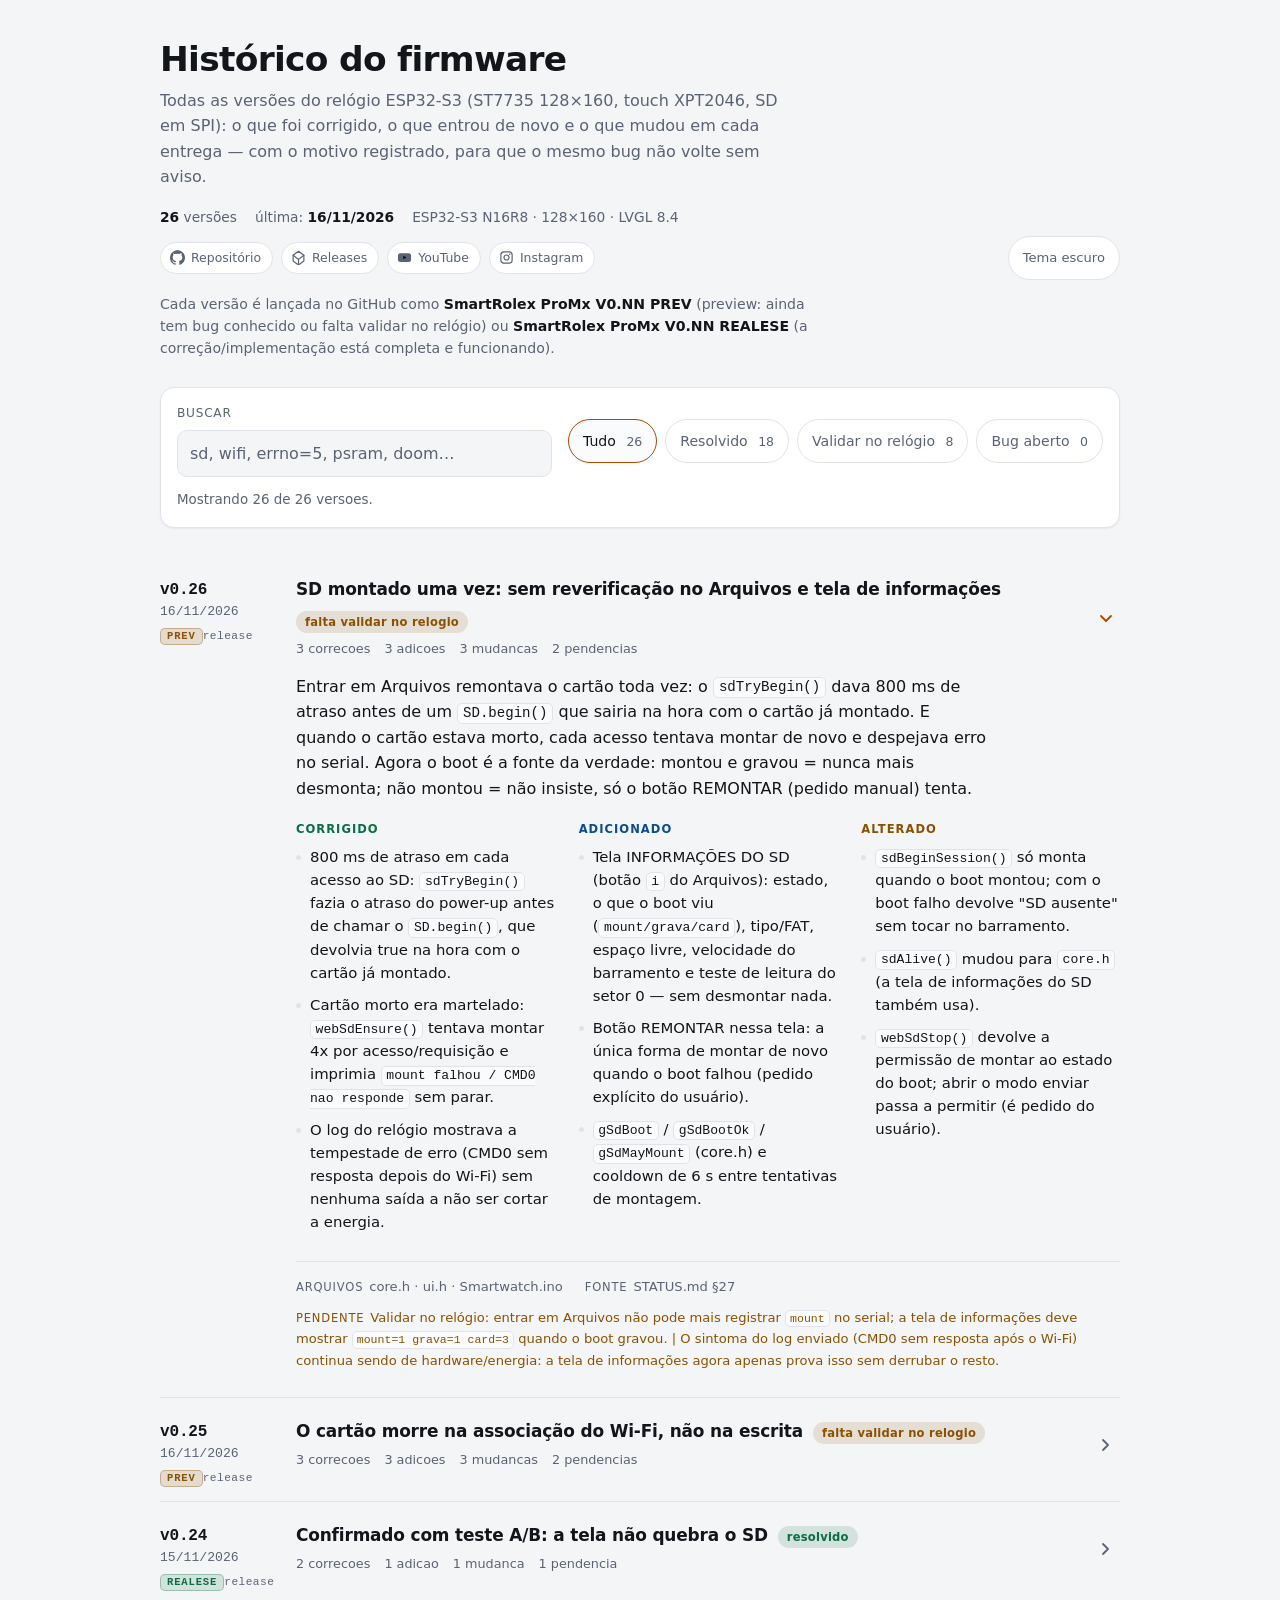
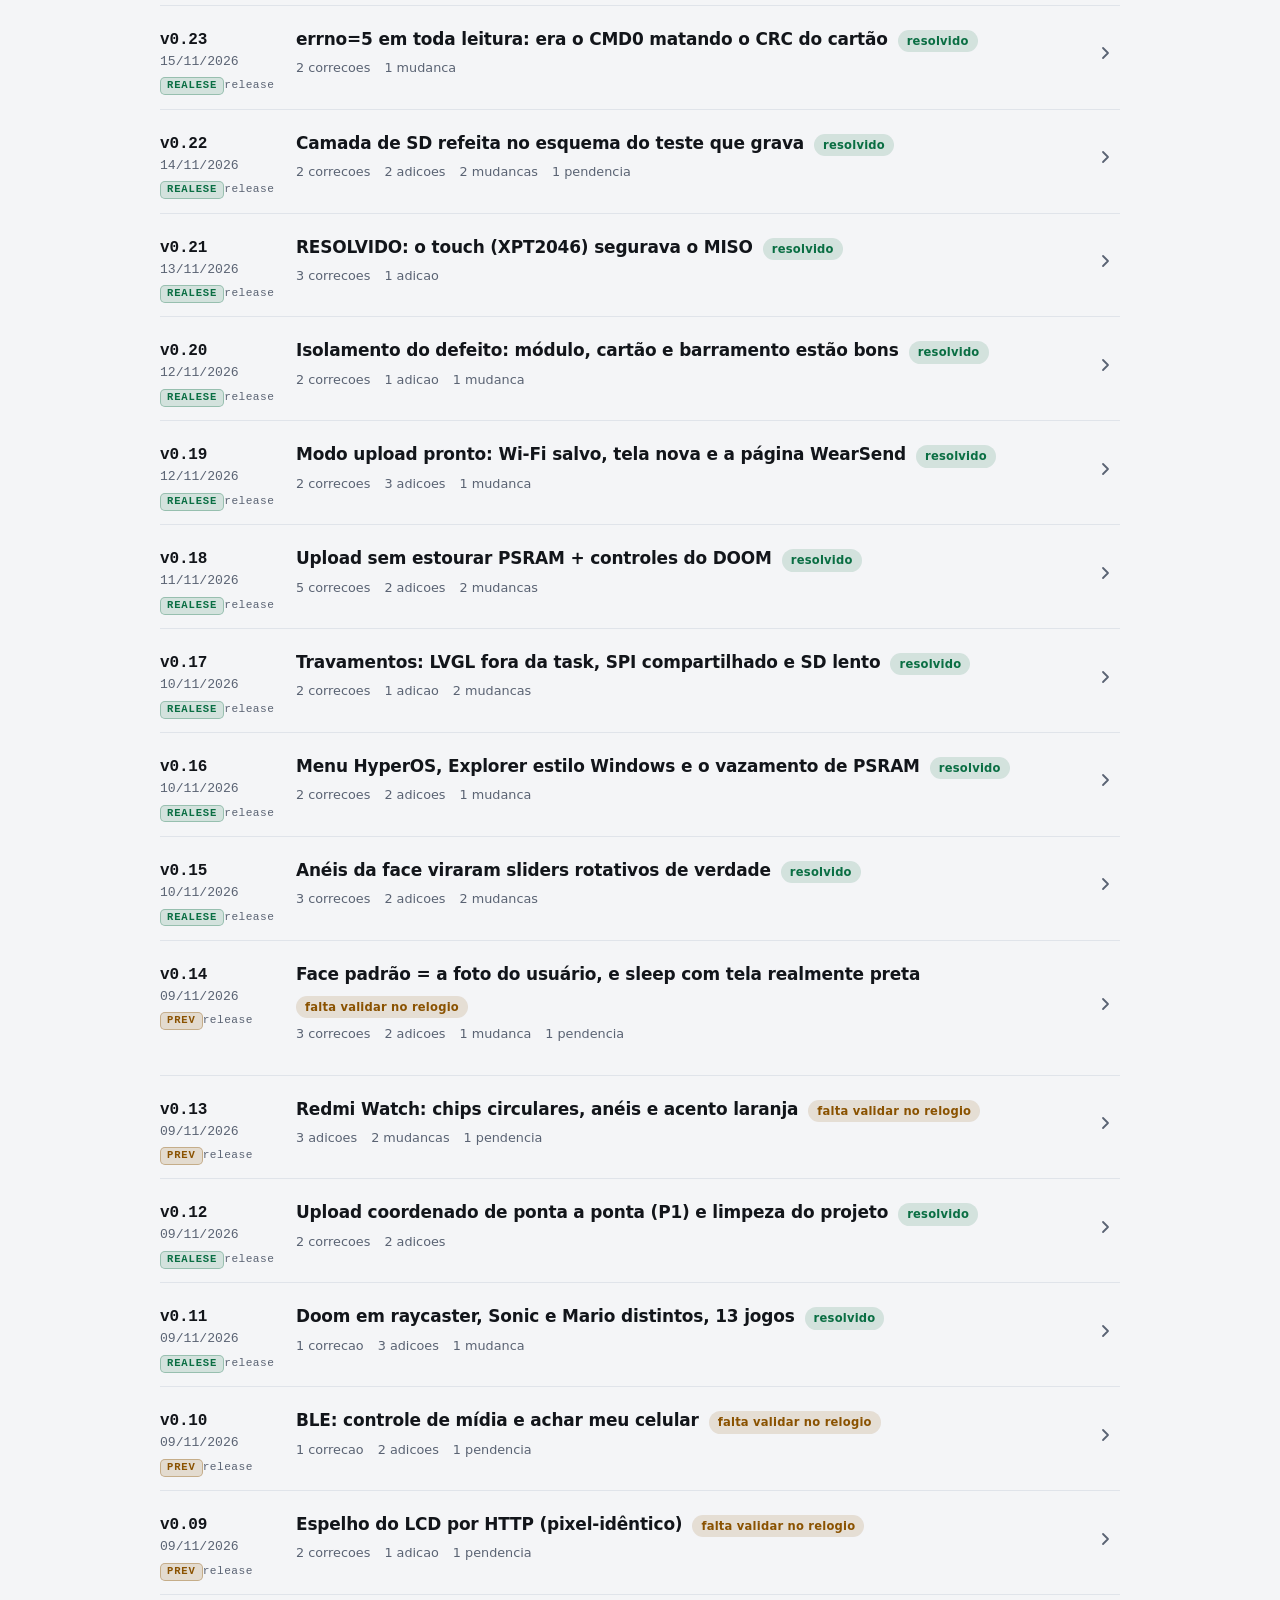
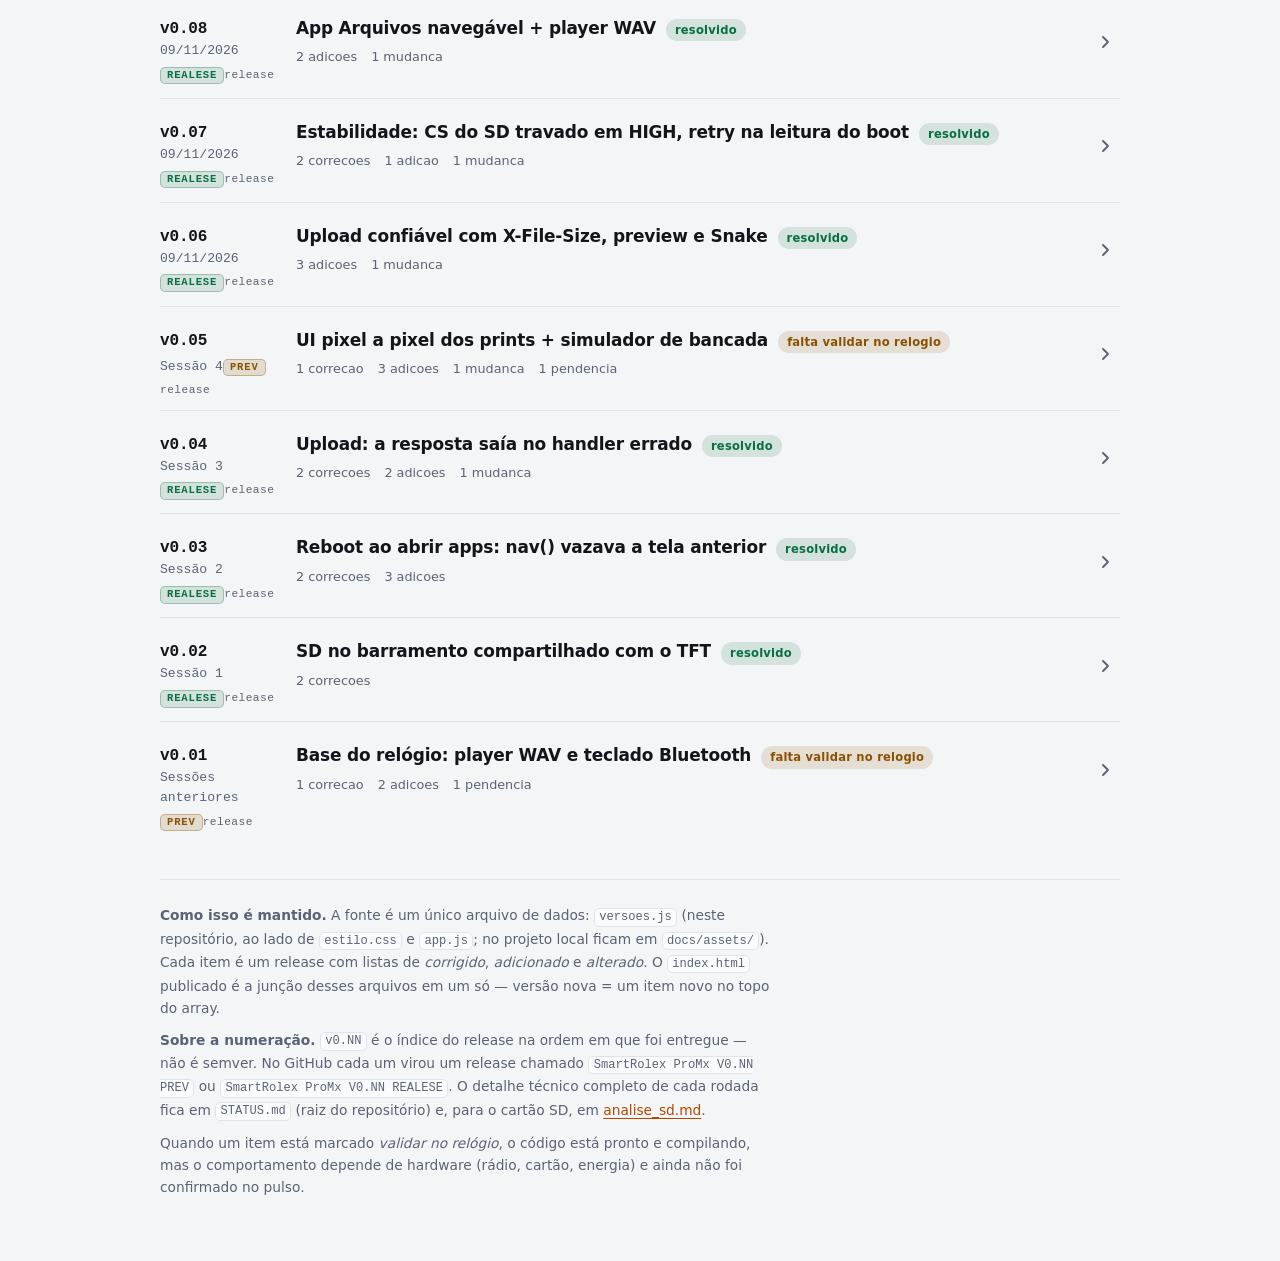
<file: index.html>
<!DOCTYPE html>
<html lang="pt-BR" data-tema="escuro">
<head>
<meta charset="utf-8">
<meta name="viewport" content="width=device-width, initial-scale=1">
<title>Histórico do firmware — smartwatch ESP32-S3</title>
<meta name="description" content="Todas as versões do firmware do smartwatch ESP32-S3: bugs corrigidos, recursos adicionados e alterações, versão por versão.">
<meta name="theme-color" content="#0a0c10">
<style>
/* ============================================================
   Historico do firmware - smartwatch ESP32-S3
   Paleta = a mesma do firmware (grafite + laranja).
   ============================================================ */

:root {
  color-scheme: dark;
  --bg: #0a0c10;
  --surface: #14171d;
  --surface-2: #1b2027;
  --line: #262c36;
  --ink: #f2f4f7;
  --dim: #9aa3b0;
  --acc: #ff7a00;
  --ok: #38d996;
  --warn: #ffb057;
  --err: #ff6b6b;
  --info: #7cb8ff;
  --sel: rgba(255, 122, 0, 0.28);
  --shadow: 0 1px 0 rgba(255, 255, 255, 0.03);
  --radius: 14px;
}

:root[data-tema="claro"] {
  color-scheme: light;
  --bg: #f4f5f7;
  --surface: #ffffff;
  --surface-2: #fafbfc;
  --line: #e0e4ea;
  --ink: #12151a;
  --dim: #5a6373;
  --acc: #b34700;
  --ok: #0a6e43;
  --warn: #8a5200;
  --err: #b3261e;
  --info: #0b4c8c;
  --sel: rgba(179, 71, 0, 0.18);
  --shadow: 0 1px 2px rgba(16, 20, 28, 0.06);
}

* { box-sizing: border-box; }

html { -webkit-text-size-adjust: 100%; }

body {
  margin: 0;
  background: var(--bg);
  color: var(--ink);
  font: 400 16px/1.6 ui-sans-serif, system-ui, -apple-system, "Segoe UI", Roboto, Arial, sans-serif;
  font-variant-numeric: tabular-nums;
  scrollbar-color: var(--line) transparent;
}

::selection { background: var(--sel); color: var(--ink); }

a { color: var(--acc); text-decoration-thickness: 1px; text-underline-offset: 0.2em; }
a:hover { text-decoration-thickness: 2px; }

:focus-visible {
  outline: 2px solid var(--acc);
  outline-offset: 2px;
  border-radius: 4px;
}

code {
  font-family: ui-monospace, "Cascadia Mono", "SF Mono", Consolas, monospace;
  font-size: 0.88em;
  background: var(--surface-2);
  border: 1px solid var(--line);
  border-radius: 5px;
  padding: 0.1em 0.35em;
  word-break: break-word;
}

.wrap {
  max-width: 1000px;
  margin: 0 auto;
  padding: 40px 20px 72px;
}

/* ---------------- cabecalho ---------------- */

.topo { margin-bottom: 28px; }

.topo h1 {
  margin: 0 0 8px;
  font-size: clamp(1.75rem, 4vw, 2.15rem);
  line-height: 1.15;
  letter-spacing: -0.02em;
}

.topo .sub {
  margin: 0;
  max-width: 62ch;
  color: var(--dim);
}

.topo .meta {
  display: flex;
  flex-wrap: wrap;
  gap: 8px 18px;
  margin-top: 16px;
  font-size: 0.86rem;
  color: var(--dim);
}

.topo .meta b { color: var(--ink); font-weight: 600; }

/* ---- icones externos (repositorio / releases / youtube / instagram) ---- */
.externos { display: inline-flex; flex-wrap: wrap; gap: 8px; align-items: center; }
.ext {
  display: inline-flex;
  align-items: center;
  gap: 6px;
  min-height: 30px;
  padding: 5px 11px 5px 9px;
  border: 1px solid var(--line);
  border-radius: 999px;
  background: var(--surface);
  color: var(--dim);
  font-size: 0.78rem;
  font-weight: 500;
  text-decoration: none;
  white-space: nowrap;
  transition: color 140ms ease, border-color 140ms ease;
}
.ext:hover { color: var(--acc); border-color: var(--acc); }
.ext svg { width: 15px; height: 15px; display: block; flex: none; }
.nome-versoes {
  margin: 14px 0 0;
  max-width: 74ch;
  font-size: 0.88rem;
  line-height: 1.55;
  color: var(--dim);
}
.nome-versoes strong { color: var(--ink); font-weight: 600; }

.tema {
  margin-left: auto;
  min-height: 44px;
  padding: 8px 14px;
  border: 1px solid var(--line);
  border-radius: 999px;
  background: var(--surface);
  color: var(--dim);
  font: inherit;
  font-size: 0.82rem;
  cursor: pointer;
}
.tema:hover { color: var(--ink); border-color: var(--dim); }

/* ---------------- controles ---------------- */

.controles {
  display: flex;
  flex-wrap: wrap;
  gap: 12px 16px;
  align-items: center;
  padding: 16px;
  margin-bottom: 28px;
  background: var(--surface);
  border: 1px solid var(--line);
  border-radius: var(--radius);
  box-shadow: var(--shadow);
}

.campo { flex: 1 1 260px; min-width: 0; }

.campo label {
  display: block;
  margin-bottom: 6px;
  font-size: 0.76rem;
  letter-spacing: 0.06em;
  text-transform: uppercase;
  color: var(--dim);
}

.campo input {
  width: 100%;
  min-height: 44px;
  padding: 10px 12px;
  background: var(--bg);
  color: var(--ink);
  border: 1px solid var(--line);
  border-radius: 10px;
  font: inherit;
  caret-color: var(--acc);
}
.campo input::placeholder { color: var(--dim); opacity: 1; }
.campo input:focus { border-color: var(--acc); }

.filtros { display: flex; flex-wrap: wrap; gap: 8px; }

.filtro {
  min-height: 44px;
  padding: 10px 14px;
  border: 1px solid var(--line);
  border-radius: 999px;
  background: transparent;
  color: var(--dim);
  font: inherit;
  font-size: 0.88rem;
  cursor: pointer;
}
.filtro:hover { color: var(--ink); border-color: var(--dim); }
.filtro[aria-pressed="true"] {
  color: var(--ink);
  background: var(--surface-2);
  border-color: var(--acc);
}
.filtro .n { color: var(--dim); font-size: 0.78rem; margin-left: 6px; }

.status-busca {
  flex-basis: 100%;
  margin: 0;
  font-size: 0.84rem;
  color: var(--dim);
}

/* ---------------- lista de versoes ---------------- */

.linha {
  display: grid;
  grid-template-columns: 116px minmax(0, 1fr);
  gap: 20px;
  padding: 0 0 0 0;
  border-top: 1px solid var(--line);
}
.linha:first-of-type { border-top: 0; }

.quando {
  padding: 22px 0 0;
  font-family: ui-monospace, "Cascadia Mono", "SF Mono", Consolas, monospace;
  font-size: 0.82rem;
  line-height: 1.5;
  color: var(--dim);
}
.quando b {
  display: block;
  font-size: 1rem;
  color: var(--ink);
  font-weight: 600;
  letter-spacing: -0.01em;
}
.quando a { color: inherit; text-decoration: none; }
.quando a:hover { color: var(--acc); text-decoration: underline; }

/* canal do release: PREV (preview, com bug/em validacao) x REALESE (completo) */
.canal {
  display: inline-block;
  margin-top: 6px;
  padding: 1px 7px;
  border-radius: 5px;
  font-family: ui-monospace, "Cascadia Mono", "SF Mono", Consolas, monospace;
  font-size: 0.66rem;
  font-weight: 700;
  letter-spacing: 0.08em;
}
.canal.prev {
  color: var(--warn);
  background: color-mix(in srgb, var(--warn) 16%, transparent);
  box-shadow: inset 0 0 0 1px color-mix(in srgb, var(--warn) 34%, transparent);
}
.canal.realese {
  color: var(--ok);
  background: color-mix(in srgb, var(--ok) 14%, transparent);
  box-shadow: inset 0 0 0 1px color-mix(in srgb, var(--ok) 30%, transparent);
}
.rel {
  display: inline-block;
  margin-top: 6px;
  font-size: 0.7rem;
  letter-spacing: 0.04em;
  color: var(--dim);
  text-decoration: underline;
  text-underline-offset: 0.2em;
}
.rel:hover { color: var(--acc); }

.card { min-width: 0; padding: 14px 0 22px; }

details { border-radius: 10px; }

summary {
  display: grid;
  grid-template-columns: minmax(0, 1fr) auto;
  gap: 6px 14px;
  align-items: start;
  padding: 8px 0;
  cursor: pointer;
  list-style: none;
}
summary::-webkit-details-marker { display: none; }

.titulo {
  display: flex;
  flex-wrap: wrap;
  align-items: baseline;
  gap: 10px;
}
.titulo h2 {
  margin: 0;
  min-width: 0;
  font-size: 1.06rem;
  font-weight: 600;
  line-height: 1.35;
  letter-spacing: -0.01em;
  overflow-wrap: break-word;
}

.seta {
  grid-row: 1 / span 2;
  grid-column: 2;
  align-self: center;
  width: 28px;
  height: 28px;
  display: grid;
  place-items: center;
  border-radius: 8px;
  color: var(--dim);
  transition: transform 160ms ease, color 160ms ease;
}
summary:hover .seta { color: var(--ink); }
details[open] > summary .seta { transform: rotate(90deg); color: var(--acc); }

.seta svg { width: 16px; height: 16px; display: block; }

.contagem {
  display: flex;
  flex-wrap: wrap;
  gap: 4px 14px;
  font-size: 0.8rem;
  color: var(--dim);
}
.contagem span { white-space: nowrap; }

.estado {
  display: inline-block;
  padding: 2px 9px;
  border-radius: 999px;
  font-size: 0.72rem;
  font-weight: 600;
  letter-spacing: 0.02em;
  white-space: nowrap;
}
.estado.ok      { color: var(--ok);   background: color-mix(in srgb, var(--ok) 14%, transparent); }
.estado.hw      { color: var(--warn); background: color-mix(in srgb, var(--warn) 14%, transparent); }
.estado.aberto  { color: var(--err);  background: color-mix(in srgb, var(--err) 14%, transparent); }

.corpo { padding: 6px 0 4px; }

.resumo {
  margin: 0 0 18px;
  max-width: 68ch;
  color: var(--ink);
}

.grupos {
  display: grid;
  grid-template-columns: repeat(3, minmax(0, 1fr));
  gap: 18px 24px;
  margin-bottom: 18px;
}

.grupo h3 {
  margin: 0 0 8px;
  font-size: 0.72rem;
  font-weight: 700;
  letter-spacing: 0.09em;
  text-transform: uppercase;
}
.grupo.corrigido h3 { color: var(--ok); }
.grupo.adicionado h3 { color: var(--info); }
.grupo.alterado h3 { color: var(--warn); }

.grupo ul { margin: 0; padding: 0; list-style: none; }
.grupo li {
  position: relative;
  padding-left: 14px;
  margin-bottom: 9px;
  font-size: 0.93rem;
  line-height: 1.55;
  color: var(--ink);
}
.grupo li::before {
  content: "";
  position: absolute;
  left: 0;
  top: 0.62em;
  width: 5px;
  height: 5px;
  border-radius: 50%;
  background: var(--line);
}

.rodape-versao {
  display: flex;
  flex-wrap: wrap;
  gap: 10px 22px;
  padding-top: 14px;
  border-top: 1px solid var(--line);
  font-size: 0.82rem;
  color: var(--dim);
}
.rodape-versao .rot {
  color: var(--dim);
  text-transform: uppercase;
  letter-spacing: 0.07em;
  font-size: 0.72rem;
  margin-right: 6px;
}
.rodape-versao .pendente { color: var(--warn); }
.rodape-versao .pendente .rot { color: var(--warn); }

.vazio {
  padding: 48px 0;
  text-align: center;
  color: var(--dim);
}

/* ---------------- fim ---------------- */

.rodape {
  margin-top: 48px;
  padding-top: 24px;
  border-top: 1px solid var(--line);
  font-size: 0.86rem;
  color: var(--dim);
}
.rodape p { margin: 0 0 10px; max-width: 70ch; }
.rodape p:last-child { margin-bottom: 0; }

/* ---------------- responsivo ---------------- */

/* telas estreitas: os icones externos ficam so' com o simbolo */
@media (max-width: 560px) {
  .ext span { display: none; }
  .ext { padding: 7px; min-width: 32px; justify-content: center; }
}

@media (max-width: 760px) {
  .wrap { padding: 28px 16px 56px; }
  .linha { grid-template-columns: minmax(0, 1fr); gap: 0; }
  .quando { padding: 18px 0 0; display: flex; flex-wrap: wrap; align-items: baseline; gap: 8px 10px; }
  .quando b { font-size: 0.95rem; }
  .canal, .rel { margin-top: 0; }
  .card { padding: 6px 0 18px; }
  .grupos { grid-template-columns: minmax(0, 1fr); gap: 16px; }
  .topo .meta { gap: 6px 14px; }
}

@media (prefers-reduced-motion: reduce) {
  .seta, details[open] > summary .seta { transition: none; }
}

@media print {
  .controles, .tema { display: none; }
  .linha { break-inside: avoid; }
  body { background: #fff; color: #000; }
  details { display: block; }
}

</style>
</head>
<body>

<div class="wrap">

  <header class="topo">
    <h1>Histórico do firmware</h1>
    <p class="sub">
      Todas as versões do relógio ESP32-S3 (ST7735 128×160, touch XPT2046, SD em SPI):
      o que foi corrigido, o que entrou de novo e o que mudou em cada entrega — com o
      motivo registrado, para que o mesmo bug não volte sem aviso.
    </p>
    <div class="meta">
      <span><b id="total-versoes">—</b> versões</span>
      <span>última: <b id="ultima-data">—</b></span>
      <span>ESP32-S3 N16R8 · 128×160 · LVGL 8.4</span>
      <span class="externos">
        <a class="ext" href="https://github.com/FelipeFlau/smartwatch" title="Repositório do firmware" aria-label="Repositório no GitHub">
          <svg viewBox="0 0 24 24" fill="currentColor" aria-hidden="true"><path d="M12 .297c-6.63 0-12 5.373-12 12 0 5.303 3.438 9.8 8.205 11.385.6.113.82-.258.82-.577 0-.285-.01-1.04-.015-2.04-3.338.724-4.042-1.61-4.042-1.61-.546-1.387-1.335-1.757-1.335-1.757-1.087-.744.084-.729.084-.729 1.205.084 1.838 1.236 1.838 1.236 1.07 1.835 2.809 1.305 3.495.998.108-.776.417-1.305.76-1.605-2.665-.3-5.466-1.332-5.466-5.93 0-1.31.469-2.38 1.236-3.22-.135-.303-.54-1.523.105-3.176 0 0 1.005-.322 3.3 1.23a11.5 11.5 0 0 1 6 0c2.28-1.552 3.285-1.23 3.285-1.23.645 1.653.24 2.873.12 3.176.765.84 1.23 1.91 1.23 3.22 0 4.61-2.805 5.625-5.475 5.92.42.36.81 1.096.81 2.22v3.293c0 .322.21.694.825.576C20.565 22.092 24 17.592 24 12.297 24 5.67 18.63.297 12 .297z"/></svg>
          <span>Repositório</span>
        </a>
        <a class="ext" href="https://github.com/FelipeFlau/smartwatch/releases" title="Releases do firmware" aria-label="Releases no GitHub">
          <svg viewBox="0 0 24 24" fill="none" stroke="currentColor" stroke-width="1.9" stroke-linecap="round" stroke-linejoin="round" aria-hidden="true"><path d="M20.6 8.4 12 15 3.4 8.4"/><path d="M3.4 8.4 12 2l8.6 6.4v9.2L12 24l-8.6-6.4z"/><path d="M12 15v9"/></svg>
          <span>Releases</span>
        </a>
        <a class="ext" href="https://www.youtube.com/@Flau.Felipe" title="Canal no YouTube" aria-label="Canal no YouTube">
          <svg viewBox="0 0 24 24" fill="none" aria-hidden="true"><rect x="1.5" y="5" width="21" height="14" rx="4" fill="currentColor"/><path d="M10 9.2v5.6L15.4 12z" fill="#0a0c10"/></svg>
          <span>YouTube</span>
        </a>
        <a class="ext" href="https://www.instagram.com/flau.felipe/" title="Instagram" aria-label="Instagram">
          <svg viewBox="0 0 24 24" fill="none" stroke="currentColor" stroke-width="1.9" aria-hidden="true"><rect x="3" y="3" width="18" height="18" rx="5"/><circle cx="12" cy="12" r="4"/><circle cx="17.2" cy="6.8" r="1.2" fill="currentColor" stroke="none"/></svg>
          <span>Instagram</span>
        </a>
      </span>
      <button class="tema" id="tema" type="button" aria-pressed="false">Tema claro</button>
    </div>
    <p class="nome-versoes">
      Cada versão é lançada no GitHub como <strong>SmartRolex ProMx V0.NN PREV</strong>
      (preview: ainda tem bug conhecido ou falta validar no relógio) ou
      <strong>SmartRolex ProMx V0.NN REALESE</strong> (a correção/implementação está
      completa e funcionando).
    </p>
  </header>

  <section class="controles" aria-label="Filtros do histórico">
    <div class="campo">
      <label for="busca">Buscar</label>
      <input id="busca" type="search" placeholder="sd, wifi, errno=5, psram, doom…" autocomplete="off">
    </div>

    <div class="filtros" role="group" aria-label="Filtrar por estado">
      <button class="filtro" type="button" data-estado="todos" aria-pressed="true">
        Tudo <span class="n"></span>
      </button>
      <button class="filtro" type="button" data-estado="ok" aria-pressed="false">
        Resolvido <span class="n"></span>
      </button>
      <button class="filtro" type="button" data-estado="hw" aria-pressed="false">
        Validar no relógio <span class="n"></span>
      </button>
      <button class="filtro" type="button" data-estado="aberto" aria-pressed="false">
        Bug aberto <span class="n"></span>
      </button>
    </div>

    <p class="status-busca" id="resultado" aria-live="polite"></p>
  </section>

  <main id="lista" aria-label="Versões do firmware"></main>

  <footer class="rodape">
    <p>
      <strong>Como isso é mantido.</strong> A fonte é um único arquivo de dados:
      <code>versoes.js</code> (neste repositório, ao lado de <code>estilo.css</code> e
      <code>app.js</code>; no projeto local ficam em <code>docs/assets/</code>). Cada item é
      um release com listas de <em>corrigido</em>, <em>adicionado</em> e
      <em>alterado</em>. O <code>index.html</code> publicado é a junção desses arquivos em
      um só — versão nova = um item novo no topo do array.
    </p>
    <p>
      <strong>Sobre a numeração.</strong> <code>v0.NN</code> é o índice do release na
      ordem em que foi entregue — não é semver. No GitHub cada um virou um release
      chamado <code>SmartRolex ProMx V0.NN PREV</code> ou
      <code>SmartRolex ProMx V0.NN REALESE</code>. O detalhe técnico completo de cada
      rodada fica em <code>STATUS.md</code> (raiz do repositório) e, para o cartão SD,
      em <a href="analise_sd.md">analise_sd.md</a>.
    </p>
    <p>
      Quando um item está marcado <em>validar no relógio</em>, o código está pronto e
      compilando, mas o comportamento depende de hardware (rádio, cartão, energia) e
      ainda não foi confirmado no pulso.
    </p>
  </footer>

</div>

<script>
// ============================================================
//  Histórico do firmware do smartwatch.
//  FONTE DA VERDADE deste site. Editar aqui e o site se atualiza.
//
//  Cada item:
//    v        identificador curto (não é semver oficial; é o índice
//             do release, na ordem em que foi entregue)
//    data     AAAA-MM-DD (null quando não foi registrada)
//    quando   rótulo alternativo quando não há data ("Sessão 5")
//    titulo   o que mudou, em uma linha
//    estado   "ok"     = resolvido / compila limpo
//             "hw"     = pronto, falta validar no relógio
//             "aberto" = bug conhecido, ainda sem solução
//    resumo   o contexto: por que essa versão existiu
//    corrigido / adicionado / alterado: listas curtas (crase vira <code>)
//    arquivos  arquivos tocados
//    pendente  o que ficou em aberto nesta versão (opcional)
//    fonte     onde o detalhe completo está documentado
// ============================================================

window.VERSOES = [
  {
    v: "v0.26",
    data: "2026-11-16",
    titulo: "SD montado uma vez: sem reverificação no Arquivos e tela de informações",
    estado: "hw",
    resumo:
      "Entrar em Arquivos remontava o cartão toda vez: o `sdTryBegin()` dava 800 ms de " +
      "atraso antes de um `SD.begin()` que sairia na hora com o cartão já montado. E " +
      "quando o cartão estava morto, cada acesso tentava montar de novo e despejava " +
      "erro no serial. Agora o boot é a fonte da verdade: montou e gravou = nunca mais " +
      "desmonta; não montou = não insiste, só o botão REMONTAR (pedido manual) tenta.",
    corrigido: [
      "800 ms de atraso em cada acesso ao SD: `sdTryBegin()` fazia o atraso do power-up antes de chamar o `SD.begin()`, que devolvia true na hora com o cartão já montado.",
      "Cartão morto era martelado: `webSdEnsure()` tentava montar 4x por acesso/requisição e imprimia `mount falhou / CMD0 nao responde` sem parar.",
      "O log do relógio mostrava a tempestade de erro (CMD0 sem resposta depois do Wi-Fi) sem nenhuma saída a não ser cortar a energia."
    ],
    adicionado: [
      "Tela INFORMAÇÕES DO SD (botão `i` do Arquivos): estado, o que o boot viu (`mount/grava/card`), tipo/FAT, espaço livre, velocidade do barramento e teste de leitura do setor 0 — sem desmontar nada.",
      "Botão REMONTAR nessa tela: a única forma de montar de novo quando o boot falhou (pedido explícito do usuário).",
      "`gSdBoot` / `gSdBootOk` / `gSdMayMount` (core.h) e cooldown de 6 s entre tentativas de montagem."
    ],
    alterado: [
      "`sdBeginSession()` só monta quando o boot montou; com o boot falho devolve \"SD ausente\" sem tocar no barramento.",
      "`sdAlive()` mudou para `core.h` (a tela de informações do SD também usa).",
      "`webSdStop()` devolve a permissão de montar ao estado do boot; abrir o modo enviar passa a permitir (é pedido do usuário)."
    ],
    arquivos: ["core.h", "ui.h", "Smartwatch.ino"],
    pendente: [
      "Validar no relógio: entrar em Arquivos não pode mais registrar `mount` no serial; a tela de informações deve mostrar `mount=1 grava=1 card=3` quando o boot gravou.",
      "O sintoma do log enviado (CMD0 sem resposta após o Wi-Fi) continua sendo de hardware/energia: a tela de informações agora apenas prova isso sem derrubar o resto."
    ],
    fonte: "STATUS.md §27"
  },
  {
    v: "v0.25",
    data: "2026-11-16",
    titulo: "O cartão morre na associação do Wi-Fi, não na escrita",
    estado: "hw",
    resumo:
      "O log do relógio fechou o diagnóstico: `card=3` (SDHC funcionando) no boot e " +
      "`card=4` (CARD_UNKNOWN) exatamente quando o rádio associou, com `errno=19` " +
      "(FR_NOT_READY). A escrita nunca foi a causa nesta rodada — o cartão já estava " +
      "morto quando o upload começou.",
    corrigido: [
      "`cardType() != CARD_NONE` era tratado como \"montado\". CARD_UNKNOWN tem o VFS registrado e o DATA I/O morto: o firmware nunca remontava e seguia falhando com errno=19.",
      "`WiFi.setTxPower()` era chamado antes de `WiFi.begin()`/`softAP()`. O core checa `started()` e devolve false, então o rádio seguia a 19.5 dBm — o pico de corrente da associação que derruba o 3V3 do slot.",
      "`webSdRecover()` desmontava sem provar que o cartão voltou a falar; agora verifica com leitura crua do setor 0."
    ],
    adicionado: [
      "`sdAlive()`: lê o setor 0 pelo driver (sem FatFs) com guarda para `pdrv=0xFF`.",
      "Logs `[srv] sd antes do wifi` / `sd depois do wifi` / `remount pos-wifi`.",
      "Fallback de potência: 8.5 dBm por 8 s e, se não associar, 19.5 dBm."
    ],
    alterado: [
      "`webSdMounted()` e `sdMountedOk()` (ui.h) aceitam só MMC/SD/SDHC.",
      "`webSdMount`, `sdProbe` e `sdBeginSession` desmontam quando o estado é UNKNOWN (par end+begin).",
      "`/st`, `/up` e o start do servidor usam `!webSdMounted()` como gatilho de recovery, não `== CARD_NONE`."
    ],
    arquivos: ["Smartwatch.ino", "core.h", "ui.h", "docs/analise_sd.md", "STATUS.md"],
    pendente: [
      "Validar no relógio: o cartão deve sobreviver ao Wi-Fi (ou remontar com `ok=1`) e o upload gravar em /FOTOS.",
      "Se cair mesmo com TX baixo, o próximo alvo é hardware (capacitor no 3V3 do slot)."
    ],
    fonte: "STATUS.md §25 · docs/analise_sd.md §3.7"
  },
  {
    v: "v0.24",
    data: "2026-11-15",
    titulo: "Confirmado com teste A/B: a tela não quebra o SD",
    estado: "ok",
    resumo:
      "O sketch mínimo usando a própria lib gravou antes e depois de 30 s de animação a " +
      "8 MHz com a luz acesa. A conclusão antiga (\"a tela envenena o cartão\") estava " +
      "contaminada por um probe que mandava CMD0 antes de testar o CMD17.",
    corrigido: [
      "O `rawProbe` antigo mandava CMD0 antes do CMD17 e deixava o cartão em idle — o `r1=0x05` era do próprio teste.",
      "Diagnóstico do CMD13: em SPI o R2 tem 16 bits e não carrega o CURRENT_STATE; o sketch parou de reportar um estado inexistente."
    ],
    adicionado: [
      "`teste_sd` reescrito com a lib (`SD.readRAW`, CMD13, `SD.end()+SD.begin()`) e knobs `ANIMA_MS`/`ANIMA_LUZ`/`TFT_HZ`."
    ],
    alterado: [
      "Conclusão revista: o barramento compartilhado com o TFT nunca foi a causa."
    ],
    arquivos: ["teste_sd/teste_sd.ino", "docs/analise_sd.md", "STATUS.md"],
    pendente: ["Com a gravação provada, subir `SD_SPI_HZ` de 400 kHz para 1 MHz e medir o mesmo arquivo."],
    fonte: "STATUS.md §24 · docs/analise_sd.md §3.5"
  },
  {
    v: "v0.23",
    data: "2026-11-15",
    titulo: "errno=5 em toda leitura: era o CMD0 matando o CRC do cartão",
    estado: "ok",
    resumo:
      "`sdCardReInit()` mandava CMD0 antes de toda escrita. O CMD0 volta o cartão ao idle " +
      "e zera o CRC_ON_OFF, mas a lib continua com `supports_crc=true` e compara o CRC16 " +
      "de cada bloco lido — que vem 0xFFFF. Toda leitura vira FR_DISK_ERR (errno 5), e " +
      "`f_open` lê setores antes de gravar.",
    corrigido: [
      "`sdCardReInit()` e `sdR1(int)` removidos do `Smartwatch.ino`; a chamada saiu do `sdBeginSession()`.",
      "`sdSpiReset()` (`tftSPI.end()+begin()`) removido: quebrava o host SPI e o mount."
    ],
    alterado: [
      "Regra fixada: quem inicializa o cartão é só o `SD.begin()`. Nada de CMD0/ACMD41 por fora da lib."
    ],
    arquivos: ["Smartwatch.ino", "ui.h", "teste_sd/teste_sd.ino", ".claude/napkin.md"],
    fonte: "STATUS.md §23 · docs/analise_sd.md §3.1–3.4"
  },
  {
    v: "v0.22",
    data: "2026-11-14",
    titulo: "Camada de SD refeita no esquema do teste que grava",
    estado: "ok",
    resumo:
      "O sketch mínimo gravava e o relógio não. A camada de SD foi reescrita seguindo o " +
      "sketch: leitura antes de gravar, 2048 bytes, read-back e luz de fundo apagada " +
      "durante o teste.",
    corrigido: [
      "`busLock()` que devolve false no timeout: quem chama precisa pular a operação. `disp_flush` desenhava em cima do SD.",
      "`teste_sd3` e `teste_sd4` eliminaram tela e touch como causa antes de mexer no firmware."
    ],
    adicionado: [
      "`sdBusPrepare()`: CS do touch em ALTO + 8 clocks para limpar o MISO antes de todo acesso ao SD.",
      "Teste de escrita no boot, antes de UI/Wi-Fi/tasks: `[boot] sd: mount=1 grava=1 card=3`."
    ],
    alterado: [
      "Ordem do boot: `dispInit()` → montagem/teste do SD → `SPIFFS.begin()` → `cfgLoad()`.",
      "Tela a 8 MHz (`tft.setSPISpeed(8000000)`), não 40 MHz."
    ],
    arquivos: ["Smartwatch.ino", "core.h", "ui.h", "teste_sd/"],
    pendente: ["`SPIFFS.begin(true)` antes do SD era a última diferença estrutural para o sketch; ficou reordenado."],
    fonte: "STATUS.md §21–22"
  },
  {
    v: "v0.21",
    data: "2026-11-13",
    titulo: "RESOLVIDO: o touch (XPT2046) segurava o MISO",
    estado: "ok",
    resumo:
      "O XPT2046 divide o MISO (GPIO34) com o SD. Com o CS dele em baixo ou flutuando ele " +
      "dirige a linha, e o cartão não responde a comando nenhum — nem monta.",
    corrigido: [
      "CS do touch em ALTO em qualquer acesso ao SD (`sdBusPrepare`, chamado em `sdTryBegin`, `sdBeginSession`, `webSdMount`, `webSdWriteTest`, `webUpFile`).",
      "`touch_read()` e `touchTick()` não leem o toque durante `gSdPause`.",
      "Teste de setor cru removido do boot: ele gravava no cartão."
    ],
    adicionado: [
      "`teste_sd.ino` põe `TOUCH_CS (36) = OUTPUT/HIGH` e `TOUCH_IRQ (35) = INPUT_PULLUP`, como o relógio."
    ],
    arquivos: ["Smartwatch.ino", "core.h", "ui.h", "teste_sd/teste_sd.ino"],
    fonte: "STATUS.md §20"
  },
  {
    v: "v0.20",
    data: "2026-11-12",
    titulo: "Isolamento do defeito: módulo, cartão e barramento estão bons",
    estado: "ok",
    resumo:
      "Cinco sketches (SD sozinho, TFT+SD, TFT-primeiro, touch simulado, tela a 40 MHz) " +
      "gravaram. O hardware ficou inocentado passo a passo e a diferença estrutural " +
      "restante passou a ser o próprio firmware.",
    corrigido: [
      "\"sem espaço no SD\" falso: `totalBytes()==0` (f_getfree falhando) era lido como 0 MB livres e recusava upload num cartão de 16 GB.",
      "Botão \"Escolher arquivo\" não abria nada: o `<input type=file>` tinha sumido e voltou com `position:absolute;opacity:0` (não `display:none`)."
    ],
    adicionado: [
      "`teste_sd5` (tela a 40 MHz + SD) e `teste_sd4` (touch simulado) para isolar cada suspeito."
    ],
    alterado: [
      "`webSdWriteTest()` espelha o sketch: lê a raiz antes, grava 2048 bytes, relê e compara."
    ],
    arquivos: ["teste_sd/", "Smartwatch.ino", "core.h"],
    fonte: "STATUS.md §19–20"
  },
  {
    v: "v0.19",
    data: "2026-11-12",
    titulo: "Modo upload pronto: Wi-Fi salvo, tela nova e a página WearSend",
    estado: "ok",
    resumo:
      "Com Wi-Fi salvo o relógio entra em STA e mostra o IP na tela; sem Wi-Fi sobe o AP " +
      "\"WearSend\". A tela do relógio e a página do navegador foram refeitas no mesmo " +
      "estilo, paleta laranja/grafite.",
    corrigido: [
      "`SD.totalBytes()` devolvendo 0 recusava o upload com HTTP 507 num cartão de 16 GB; agora só recusa quando o espaço é conhecido e insuficiente.",
      "`webSdStart()` monta o cartão com o rádio desligado: o pico de corrente do Wi-Fi derrubava o mount."
    ],
    adicionado: [
      "Tela `uiServerScreen()`: card com REDE / SENHA / IP em laranja, barra de progresso, SD OK e botão FECHAR.",
      "`/st` devolve `rw <livreMB> <totalMB>`; a página mostra \"espaço desconhecido\" quando o total é 0.",
      "Dois toques para despertar (1 toque não acorda mais) e painel em SLPIN no lightsleep."
    ],
    alterado: [
      "Paleta do modo servidor: `SRV_BG/CARD/EDGE/ACC/TXT/DIM/OK/ERR`."
    ],
    arquivos: ["Smartwatch.ino", "ui.h", "core.h"],
    fonte: "STATUS.md §18"
  },
  {
    v: "v0.18",
    data: "2026-11-11",
    titulo: "Upload sem estourar PSRAM + controles do DOOM",
    estado: "ok",
    resumo:
      "Abrir apps em rajada estourava a PSRAM (cada ícone alocava 512 B e nunca liberava). " +
      "O upload passou a montar o cartão por conta própria e o DOOM ganhou controles que " +
      "distinguem arrastar de tocar.",
    corrigido: [
      "Vazamento de 512 B por ícone na PSRAM: buffer liberado no `LV_EVENT_DELETE`.",
      "Envio de IR travava a UI ~110 ms por botão: fila + task no core 0 (`irSendAsync`).",
      "Leitura do WAV travava até 1,4 s: carga em task com \"carregando...\".",
      "`ledc: requested frequency 200000 ... div_param=0`: portadora do SPK caiu para 100 kHz com fallback de 50 kHz.",
      "DOOM atirava ao arrastar: agora `RELEASED` só atira se andou <= 7 px e durou <= 600 ms."
    ],
    adicionado: [
      "`webSdEnsure()`, `webSdWriteTest()` e `/dbg` (mount, card, rootOpen, mkdir, openW/errno, write/errno, remove, heap).",
      "`psNeed()` reserva 24 KB de folga; `psCleanup(true)` antes de entrar em app."
    ],
    alterado: [
      "`SD.begin(..., 8)`: 8 handles de arquivo (upload + player + lista).",
      "Upload grava em `/FOTOS`, `/VIDEOS`, `/MUSICAS` com nomes 8.3."
    ],
    arquivos: ["Smartwatch.ino", "ui.h", "core.h"],
    fonte: "STATUS.md §5–8 (sessão 2026-11-11b)"
  },
  {
    v: "v0.17",
    data: "2026-11-10",
    titulo: "Travamentos: LVGL fora da task, SPI compartilhado e SD lento",
    estado: "ok",
    resumo:
      "\"Apertei um botão e travou\" tinha três causas reais de baixo nível, não apenas " +
      "demora: LVGL chamado de outra task, TFT e SD disputando o mesmo SPI e montagem " +
      "bloqueando a tela por 200–500 ms.",
    corrigido: [
      "`sdEndSession()` chamava `lv_refr_now()` da task de áudio (core 0). LVGL não é thread-safe: agora só redesenha na task do LVGL; de outra task marca pendência.",
      "`disp_flush` e as sessões de SD usavam o `tftSPI` sem exclusão: criado o mutex `gBusMtx`."
    ],
    adicionado: [
      "`.claude/napkin.md`: runbook com as regras de ouro do projeto."
    ],
    alterado: [
      "`sdTryBegin(int tries)`: 2 tentativas no caminho da UI, 5 no diagnóstico.",
      "Explorer lê a lista 40 ms depois de pintar a tela, com guarda `lv_scr_act() == scrArquivo`."
    ],
    arquivos: ["core.h", "ui.h", "Smartwatch.ino", ".claude/napkin.md"],
    fonte: "STATUS.md (sessão 2026-11-10d)"
  },
  {
    v: "v0.16",
    data: "2026-11-10",
    titulo: "Menu HyperOS, Explorer estilo Windows e o vazamento de PSRAM",
    estado: "ok",
    resumo:
      "Antes do travamento aparecer: menu 3x3 com ícones pixel-art, temperatura na face, " +
      "símbolo de Bluetooth em todas as telas e um explorador de arquivos com pastas.",
    corrigido: [
      "Vazamento de PSRAM em `icoCanvas` (512 B por ícone, nunca liberados).",
      "IR bloqueava a UI, WAV bloqueava 1,4 s, `beepSpeaker()` desanexava o canal do player."
    ],
    adicionado: [
      "`sdListDir()` com pastas primeiro, barra de endereço, colunas Nome | Tamanho, toque longo para apagar.",
      "`wxApplyData()`: o clima em segundo plano também alimenta a temperatura da face."
    ],
    alterado: ["Matemática e Saúde passaram para o menu Config."],
    arquivos: ["ui.h", "core.h"],
    fonte: "STATUS.md (sessão 2026-11-10c)"
  },
  {
    v: "v0.15",
    data: "2026-11-10",
    titulo: "Anéis da face viraram sliders rotativos de verdade",
    estado: "ok",
    resumo:
      "Os três anéis eram decorativos. Passaram a girar com o dedo, com hit-test apenas na " +
      "faixa do arco (tocar fora continua destravando o relógio) e uma única fonte de " +
      "verdade: os passos.",
    corrigido: [
      "Timers de jogos checavam só `gInGame`: sair do Pong e abrir o Flappy deixava o Pong simulando e dando toast \"VOCÊ VENCEU\". Cada timer agora valida a própria tela.",
      "Dama: captura obrigatória considerava as duas cores e travava a jogada do jogador; multi-salto e fim de jogo corrigidos.",
      "Xadrez e Pong não tinham reinício; a bola/raquetes engoliam o toque."
    ],
    adicionado: [
      "`ringHitTest()` / `ringEventCb()` / `ringApplyValue()`: girar grava só a chave `steps`.",
      "Escalas alinhadas: passos 0..10000, km 0..70, calorias 0..400 (o app Saúde acompanhou)."
    ],
    alterado: [
      "Layout de 10 telas revisado para caber em 128x160 (crono, player, moeda, imagem, fotos, IA, Wi-Fi, clima, face analógica).",
      "2 bytes ANSI quebrados em comentários do `ui.h`."
    ],
    arquivos: ["ui.h", "core.h"],
    fonte: "STATUS.md (sessão 2026-11-10)"
  },
  {
    v: "v0.14",
    data: "2026-11-09",
    titulo: "Face padrão = a foto do usuário, e sleep com tela realmente preta",
    estado: "hw",
    resumo:
      "A face Padrão foi refeita para bater com a foto: HH no topo-esquerdo, MM no meio-" +
      "direita, anéis com a geometria original e o cluster de status no topo.",
    corrigido: [
      "`fakeApApply` montava \"AP falso: on/off\" e nunca aplicava no label.",
      "Aviso \"toque p/ destravar\" aparecia sempre; agora só quando o guard de 2 toques está armado.",
      "`sendCommand(NULL)` ambíguo no SLPIN/SLPOUT do ST7735."
    ],
    adicionado: [
      "Lightsleep com SLPIN (tela 100% preta) e RTC interno contando o horário.",
      "Migração `lock2`: o primeiro boot põe `lockStyle=2` (o device mostrava a face Digital)."
    ],
    alterado: [
      "Toolbox em lista rolável de 18 itens; Tela, Clima e Ajustes restilizados (redRow/uiRowSw)."
    ],
    arquivos: ["ui.h", "core.h"],
    pendente: ["Validar no pulso: face = foto, sleep preto + 2 toques, cluster wifi/BT."],
    fonte: "STATUS.md (sessão 2026-11-09b)"
  },
  {
    v: "v0.13",
    data: "2026-11-09",
    titulo: "Redmi Watch: chips circulares, anéis e acento laranja",
    estado: "hw",
    resumo:
      "Identidade visual trocada para Redmi Watch / Mi Band: Home 3x3 de chips circulares " +
      "com ícone branco, acento laranja Redmi e anéis de atividade na face.",
    adicionado: [
      "Chips circulares 36 px com cor por app, sem rótulo (estilo Mi Band).",
      "Anéis passos/laranja, km/verde, calorias/ciano com escalas por atividade.",
      "Ícones pixel-art 16x16 para todos os apps e jogos."
    ],
    alterado: [
      "Acento padrão = laranja Redmi (`accIdx=2`, migração `redmi`).",
      "Status bar usa `LV_SYMBOL_BLUETOOTH` em vez do texto \"BT\"."
    ],
    arquivos: ["ui.h", "core.h", "home_art.h"],
    pendente: ["Validar no pulso: toque nos chips, anéis e temperatura de Campo Grande."],
    fonte: "STATUS.md (sessão 11)"
  },
  {
    v: "v0.12",
    data: "2026-11-09",
    titulo: "Upload coordenado de ponta a ponta (P1) e limpeza do projeto",
    estado: "ok",
    resumo:
      "Plano aprovado em duas frentes: P1 corrigir o upload de arquivos e P2 a face " +
      "Padrão. `apps.h` (29,7 KB, código morto nunca incluído) foi removido do projeto.",
    corrigido: [
      "Upload: `mkdir` com fallback, 2ª tentativa de `SD.open` sem desmontar o cartão, escrita em laço e conferência de tamanho no END.",
      "`apps.h` tinha stubs de BadUSB/BadBLE que confundiam a leitura do projeto."
    ],
    adicionado: [
      "Logs `[up] start/END` com mount, card, mkdir, open e total.",
      "`preview/teste_*.html`: toda tela nova validada em HTML fiel 128x160 antes do firmware."
    ],
    arquivos: ["Smartwatch.ino", "ui.h", "core.h"],
    fonte: "STATUS.md (sessões 2026-11-09c/d)"
  },
  {
    v: "v0.11",
    data: "2026-11-09",
    titulo: "Doom em raycaster, Sonic e Mario distintos, 13 jogos",
    estado: "ok",
    resumo:
      "O \"Doom\" virou um raycaster 3D propriamente dito (DDA, framebuffer 128x96 em " +
      "PSRAM, paredes com sombra por distância, inimigos billboard com z-buffer).",
    corrigido: ["Colisão de nome `dm?Dama` renomeada."],
    adicionado: [
      "Motor `dooCast`: arraste move/vira, toque atira, 6 inimigos, fase limpa reinicia.",
      "Sonic com SPIN-DASH (toque longo = invulnerável ~1 s); Mario com pulo clássico.",
      "Snake e prévia da próxima peça no Tetris (13 jogos no total)."
    ],
    alterado: ["Home com chip de ícone arredondado (watchOS)."],
    arquivos: ["ui.h", "core.h"],
    fonte: "STATUS.md (sessão 10)"
  },
  {
    v: "v0.10",
    data: "2026-11-09",
    titulo: "BLE: controle de mídia e achar meu celular",
    estado: "hw",
    resumo:
      "Toolbox ganhou \"Mídia BT\": <, play/pausa, >, volume, mudo e \"Achar meu celular\" " +
      "(rajada de play/pausa faz o telefone tocar). HID próprio \"Wear-Midia\".",
    adicionado: [
      "Report map consumer 0x0C, report ID 1, 16-bit one-shot. Não mexe na USB/reflash.",
      "`gBtOn` acende o ícone BT na barra."
    ],
    corrigido: ["Protótipos e `uiLabel` com 7 argumentos quebravam o build."],
    arquivos: ["ui.h"],
    pendente: ["Pareamento só dá para validar no pulso."],
    fonte: "STATUS.md (sessão 9)"
  },
  {
    v: "v0.09",
    data: "2026-11-09",
    titulo: "Espelho do LCD por HTTP (pixel-idêntico)",
    estado: "hw",
    resumo:
      "O framebuffer 128x160 RGB565 vai cru para o navegador via `send_P` e vira canvas. " +
      "O AP \"WearMirror\" sobe no Toolbox e a página fica idêntica ao firmware.",
    corrigido: [
      "Concatenação ilegal de literais C (`</scr\"+\"ipt>`) e `send()` binário trocado por `send_P`.",
      "\"Definir do SD\" decodifica JPEG/BMP direto para 128x160 RGB565 na SPIFFS."
    ],
    adicionado: ["`mirrorTick()` no loop mantém o LVGL rodando com o espelho ligado."],
    arquivos: ["ui.h", "core.h", "Smartwatch.ino"],
    pendente: ["Validar no pulso: AP WearMirror e canvas no navegador."],
    fonte: "STATUS.md (sessões 6–8)"
  },
  {
    v: "v0.08",
    data: "2026-11-09",
    titulo: "App Arquivos navegável + player WAV",
    estado: "ok",
    resumo:
      "O app Arquivos virou um browser real do cartão: botões Enviar/Atualizar/Info/Música " +
      "e lista rolável. Tocar num .wav toca, num .jpg define wallpaper.",
    adicionado: [
      "`wpSetFromPath()`, `buildPlayer(int idx)` e `audFiles/audCount` acessíveis ao browser.",
      "Schematic HTML com visual de placa e brilho de vidro."
    ],
    alterado: ["Coordenadas do appBody (46), botões e lista validados em HTML antes de flashar."],
    arquivos: ["ui.h", "core.h"],
    fonte: "STATUS.md (sessão 5)"
  },
  {
    v: "v0.07",
    data: "2026-11-09",
    titulo: "Estabilidade: CS do SD travado em HIGH, retry na leitura do boot",
    estado: "ok",
    resumo:
      "Primeira rodada de robustez do cartão. O CS (GPIO39) passou a ficar travado em HIGH " +
      "no repouso, e o probe passou a reler o setor de boot até 3x.",
    corrigido: [
      "\"gravação: ?\" era o setor de boot falhando na primeira leitura.",
      "Boot sem animação (a pedido)."
    ],
    adicionado: ["`sdTryBegin` a 4 MHz com 5 tentativas; AP do espelho em canal 1 fixo com log."],
    alterado: ["Clima forçado para Campo Grande/MS com migração única `wxcg`."],
    arquivos: ["core.h", "ui.h", "Smartwatch.ino"],
    fonte: "STATUS.md (sessão 8)"
  },
  {
    v: "v0.06",
    data: "2026-11-09",
    titulo: "Upload confiável com X-File-Size, preview e Snake",
    estado: "ok",
    resumo:
      "A barra de progresso passou a usar o header `X-File-Size` (blob.size) com fallback " +
      "\"recebendo...\". Todo arquivo recebido ganhou preview automático.",
    adicionado: [
      "`serverPreview()`: .jpg/.bmp abre tela cheia com \"Definir wallpaper\"; .wav toca.",
      "Saúde com 3 anéis concêntricos progressivos (km, passos, calorias).",
      "Snake com arraste de direção e crescimento ao comer."
    ],
    alterado: ["Wallpaper refatorado: `wpDecodeFile()` + `buildImgView()`."],
    arquivos: ["Smartwatch.ino", "ui.h"],
    fonte: "STATUS.md (sessão 7)"
  },
  {
    v: "v0.05",
    data: null,
    quando: "Sessão 4",
    titulo: "UI pixel a pixel dos prints + simulador de bancada",
    estado: "hw",
    resumo:
      "A Home e a face Padrão passaram a ser arte RGB565 extraída 1:1 das imagens, com " +
      "botões invisíveis sobre os ícones. Nasceu o simulador com a fiação real.",
    adicionado: [
      "`home_art.h` gerado por `gerar_art.py` (Home, anéis, diamantes, máscara de bateria).",
      "9 botões invisíveis nas coordenadas exatas do print.",
      "`simulador_schematic.html`: placa, módulos, fios por barramento e painel por módulo."
    ],
    alterado: ["`appChipIco()` removido: a Home é arte + header dinâmico."],
    corrigido: ["Colisão de nome `S` (helper SVG x estado) e typos de cor CSS."],
    arquivos: ["ui.h", "home_art.h", "gerar_art.py", "simulador.html"],
    pendente: ["Imagens da face analógica e digital não chegaram."],
    fonte: "STATUS.md (sessão 4)"
  },
  {
    v: "v0.04",
    data: null,
    quando: "Sessão 3",
    titulo: "Upload: a resposta saía no handler errado",
    estado: "ok",
    resumo:
      "Toda página dizia \"falha ao enviar\" porque `sdWeb.send()` era chamado dentro do " +
      "`webUpFile()` (handler de upload). A resposta só pode sair no handler do POST.",
    corrigido: [
      "Resposta do upload movida para `webUpDone()`.",
      "Conversão no navegador: imagem para JPEG 128x160 (cover-crop), música para WAV 8 kHz mono."
    ],
    adicionado: [
      "Abas Imagens/Vídeos/Músicas e lista do SD por `GET /list`.",
      "Barra de progresso nos dois lados (navegador e TFT)."
    ],
    alterado: ["Tela do servidor validada em HTML fiel 128x160 antes do firmware (barra y=120)."],
    arquivos: ["Smartwatch.ino", "ui.h"],
    fonte: "STATUS.md (sessão 3)"
  },
  {
    v: "v0.03",
    data: null,
    quando: "Sessão 2",
    titulo: "Reboot ao abrir apps: nav() vazava a tela anterior",
    estado: "ok",
    resumo:
      "Abrir e fechar apps reiniciava o relógio. O `nav()` nunca apagava a tela anterior " +
      "(`delOld=false`), e o heap do LVGL vazava até o crash.",
    corrigido: [
      "`nav()` agora apaga a tela anterior; Home e Lock ficam preservadas.",
      "6 botões \"Voltar\" dependiam da tela destruída: passaram a recriar o alvo."
    ],
    adicionado: [
      "3 watch faces (Digital, Analógico, Padrão) e 8 temas de cor.",
      "Wallpaper a partir do SD gravado cru na SPIFFS (`/wp.bin`).",
      "Clima de Campo Grande/MS (lat -20.4428, lon -54.6464) com migração `wxcg=2`."
    ],
    arquivos: ["ui.h", "core.h"],
    fonte: "STATUS.md (sessão 2)"
  },
  {
    v: "v0.02",
    data: null,
    quando: "Sessão 1",
    titulo: "SD no barramento compartilhado com o TFT",
    estado: "ok",
    resumo:
      "TFT e SD dividem SCK=9, MOSI=10 e MISO=34. O SD estava numa instância HSPI separada " +
      "com o mesmo MISO, e a detecção saía invertida (conectado = ausente).",
    corrigido: [
      "SD passou a usar o `tftSPI` (mesmo host do TFT, sem re-begin).",
      "`sdProbe` monta/desmonta e `sdTryBegin` tenta 3x."
    ],
    arquivos: ["core.h", "ui.h"],
    fonte: "STATUS.md (correção do SD)"
  },
  {
    v: "v0.01",
    data: null,
    quando: "Sessões anteriores",
    titulo: "Base do relógio: player WAV e teclado Bluetooth",
    estado: "hw",
    resumo:
      "Antes do histórico detalhado: o relógio já tocava música do cartão e funcionava " +
      "como teclado Bluetooth. As sessões seguintes partiram daqui.",
    corrigido: [
      "BLE Scan: a lib BLE nunca entrava no build, então o scan simplesmente não existia."
    ],
    adicionado: [
      "Player WAV: SD -> PSRAM -> PWM no core 0, com conversão MP3/MP4/etc para WAV 8 kHz mono no navegador.",
      "BadBLE: teclado HID + `/duck.txt` (Ducky-lite)."
    ],
    arquivos: ["ui.h", "core.h", "Smartwatch.ino"],
    pendente: ["Validar no pulso: parear como \"Wear-KB\" e rodar o script."],
    fonte: "STATUS.md - 'Feito em sessões anteriores'"
  }
];

</script>
<script>
// ============================================================
//  Render do historico. Depende de assets/versoes.js (window.VERSOES).
// ============================================================

(function () {
  "use strict";

  var lista = document.getElementById("lista");
  var campo = document.getElementById("busca");
  var filtros = Array.prototype.slice.call(document.querySelectorAll(".filtro"));
  var aviso = document.getElementById("resultado");

  var dados = Array.isArray(window.VERSOES) ? window.VERSOES.slice() : [];
  var filtroAtual = "todos";

  // ---------- utilidades ----------

  function escapa(s) {
    return String(s)
      .replace(/&/g, "&amp;")
      .replace(/</g, "&lt;")
      .replace(/>/g, "&gt;")
      .replace(/"/g, "&quot;");
  }

  // `texto` -> <code>texto</code>, depois de escapar o HTML.
  function inline(s) {
    return escapa(s).replace(/`([^`]+)`/g, "<code>$1</code>");
  }

  function idDe(v) {
    return v.toLowerCase().replace(/\./g, "-");
  }

  function quandoTexto(item) {
    if (item.data) {
      var p = item.data.split("-");
      return p[2] + "/" + p[1] + "/" + p[0];
    }
    return item.quando || "";
  }

  // canal do release: "prev" (ainda tem bug / falta validar) ou "realese"
  // (completo e funcionando). Espelha o que sai no GitHub.
  function canalDe(item) {
    var e = item.estado || "ok";
    return e === "ok" ? "realese" : "prev";
  }
  function canalRotulo(item) {
    return canalDe(item) === "prev" ? "PREV" : "REALESE";
  }
  var REPO = "https://github.com/FelipeFlau/smartwatch";
  function releaseUrl(item) {
    return REPO + "/releases/tag/" + encodeURIComponent(item.v);
  }

  function plural(n, um, muitos) {
    return n + " " + (n === 1 ? um : muitos);
  }

  // "associacao" tambem acha "associação"
  function semAcento(s) {
    return String(s).normalize("NFD").replace(/[\u0300-\u036f]/g, "");
  }

  function textoBusca(item) {
    return semAcento(
      [
        item.v,
        item.data || "",
        item.quando || "",
        item.titulo,
        item.resumo,
        item.fonte || "",
        (item.corrigido || []).join(" "),
        (item.adicionado || []).join(" "),
        (item.alterado || []).join(" "),
        (item.arquivos || []).join(" "),
        (item.pendente || []).join(" ")
      ]
        .join(" ")
        .toLowerCase()
    );
  }

  // ---------- montagem ----------

  function grupo(classe, rotulo, itens) {
    if (!itens || !itens.length) return "";
    var lis = itens.map(function (t) { return "<li>" + inline(t) + "</li>"; }).join("");
    return (
      '<div class="grupo ' + classe + '">' +
      "<h3>" + rotulo + "</h3>" +
      "<ul>" + lis + "</ul>" +
      "</div>"
    );
  }

  function cartao(item, indice) {
    var id = idDe(item.v);
    var nF = (item.corrigido || []).length;
    var nA = (item.adicionado || []).length;
    var nC = (item.alterado || []).length;
    var nP = (item.pendente || []).length;
    var estadoRotulo =
      item.estado === "hw" ? "falta validar no relogio" :
      item.estado === "aberto" ? "bug aberto" : "resolvido";

    var contagem = [];
    if (nF) contagem.push("<span>" + plural(nF, "correcao", "correcoes") + "</span>");
    if (nA) contagem.push("<span>" + plural(nA, "adicao", "adicoes") + "</span>");
    if (nC) contagem.push("<span>" + plural(nC, "mudanca", "mudancas") + "</span>");
    if (nP) contagem.push("<span>" + plural(nP, "pendencia", "pendencias") + "</span>");

    var rodape = "";
    if (item.arquivos && item.arquivos.length) {
      rodape +=
        '<div><span class="rot">Arquivos</span>' +
        item.arquivos.map(inline).join(" · ") +
        "</div>";
    }
    if (item.fonte) {
      rodape += '<div><span class="rot">Fonte</span>' + inline(item.fonte) + "</div>";
    }
    if (item.pendente && item.pendente.length) {
      rodape +=
        '<div class="pendente"><span class="rot">Pendente</span>' +
        item.pendente.map(inline).join(" | ") +
        "</div>";
    }

    return (
      '<div class="linha">' +
      '<div class="quando">' +
      '<b><a href="#' + id + '">' + escapa(item.v) + "</a></b>" +
      "<span>" + escapa(quandoTexto(item)) + "</span>" +
      '<span class="canal ' + canalDe(item) + '">' + canalRotulo(item) + "</span>" +
      '<a class="rel" href="' + releaseUrl(item) + '" title="Ver o release ' +
      escapa(item.v) + ' no GitHub">release</a>' +
      "</div>" +
      '<div class="card">' +
      "<details" + (indice === 0 ? " open" : "") + ' id="' + id + '">' +
      "<summary>" +
      '<div class="titulo"><h2>' + inline(item.titulo) + "</h2>" +
      '<span class="estado ' + (item.estado || "ok") + '">' + estadoRotulo + "</span>" +
      "</div>" +
      '<div class="contagem">' + contagem.join("") + "</div>" +
      '<span class="seta" aria-hidden="true">' +
      '<svg viewBox="0 0 16 16" fill="none" stroke="currentColor" stroke-width="1.8" ' +
      'stroke-linecap="round" stroke-linejoin="round"><path d="M5 3l5 5-5 5"/></svg>' +
      "</span>" +
      "</summary>" +
      '<div class="corpo">' +
      '<p class="resumo">' + inline(item.resumo) + "</p>" +
      '<div class="grupos">' +
      grupo("corrigido", "Corrigido", item.corrigido) +
      grupo("adicionado", "Adicionado", item.adicionado) +
      grupo("alterado", "Alterado", item.alterado) +
      "</div>" +
      (rodape ? '<div class="rodape-versao">' + rodape + "</div>" : "") +
      "</div>" +
      "</details>" +
      "</div>" +
      "</div>"
    );
  }

  function render() {
    var termo = semAcento((campo.value || "").trim().toLowerCase());
    var visiveis = dados.filter(function (item) {
      if (filtroAtual !== "todos" && (item.estado || "ok") !== filtroAtual) return false;
      if (!termo) return true;
      return textoBusca(item).indexOf(termo) !== -1;
    });

    if (!visiveis.length) {
      lista.innerHTML = '<p class="vazio">Nenhuma versao para esse filtro.</p>';
      aviso.textContent = "0 versoes";
      return;
    }

    lista.innerHTML = visiveis.map(cartao).join("");

    // mantem o item aberto quando o filtro nao muda a ordem visivel
    var primeiro = lista.querySelector("details");
    if (primeiro) primeiro.open = true;

    aviso.textContent =
      "Mostrando " + visiveis.length + " de " + dados.length + " versoes.";

    ligarAncoras();
  }

  // abrir a versao apontada pelo #hash
  function ligarAncoras() {
    var alvo = location.hash.replace("#", "");
    if (!alvo) return;
    var el = document.getElementById(alvo);
    if (!el) return;
    var det = el.tagName === "DETAILS" ? el : el.querySelector("details");
    if (det) det.open = true;
  }

  // ---------- filtros ----------

  filtros.forEach(function (btn) {
    btn.addEventListener("click", function () {
      filtroAtual = btn.dataset.estado;
      filtros.forEach(function (b) {
        b.setAttribute("aria-pressed", String(b === btn));
      });
      render();
    });
  });

  campo.addEventListener("input", render);

  window.addEventListener("hashchange", ligarAncoras);

  // ---------- contadores nos chips ----------

  function contar(estado) {
    return dados.filter(function (i) {
      return estado === "todos" || (i.estado || "ok") === estado;
    }).length;
  }

  filtros.forEach(function (btn) {
    var n = btn.querySelector(".n");
    if (n) n.textContent = contar(btn.dataset.estado);
  });

  // ---------- cabecalho: totais ----------

  var totalEl = document.getElementById("total-versoes");
  var ultimaEl = document.getElementById("ultima-data");
  if (totalEl) totalEl.textContent = String(dados.length);
  if (ultimaEl) {
    var comData = dados.filter(function (i) { return i.data; });
    if (comData.length) ultimaEl.textContent = quandoTexto(comData[0]);
  }

  // ---------- tema ----------

  var botaoTema = document.getElementById("tema");
  var raiz = document.documentElement;

  function aplicarTema(t) {
    raiz.setAttribute("data-tema", t);
    if (botaoTema) {
      botaoTema.textContent = t === "claro" ? "Tema escuro" : "Tema claro";
      botaoTema.setAttribute("aria-pressed", String(t === "claro"));
    }
  }

  var salvo = null;
  try { salvo = localStorage.getItem("tema-firmware"); } catch (e) { salvo = null; }

  var prefereClaro =
    window.matchMedia && window.matchMedia("(prefers-color-scheme: light)").matches;

  aplicarTema(salvo || (prefereClaro ? "claro" : "escuro"));

  if (botaoTema) {
    botaoTema.addEventListener("click", function () {
      var novo = raiz.getAttribute("data-tema") === "claro" ? "escuro" : "claro";
      aplicarTema(novo);
      try { localStorage.setItem("tema-firmware", novo); } catch (e) {}
    });
  }

  // ---------- inicio ----------

  if (!dados.length) {
    lista.innerHTML =
      '<p class="vazio">Nao carregou assets/versoes.js (window.VERSOES vazio).</p>';
    return;
  }

  render();
})();

</script>
</body>
</html>
</file>
